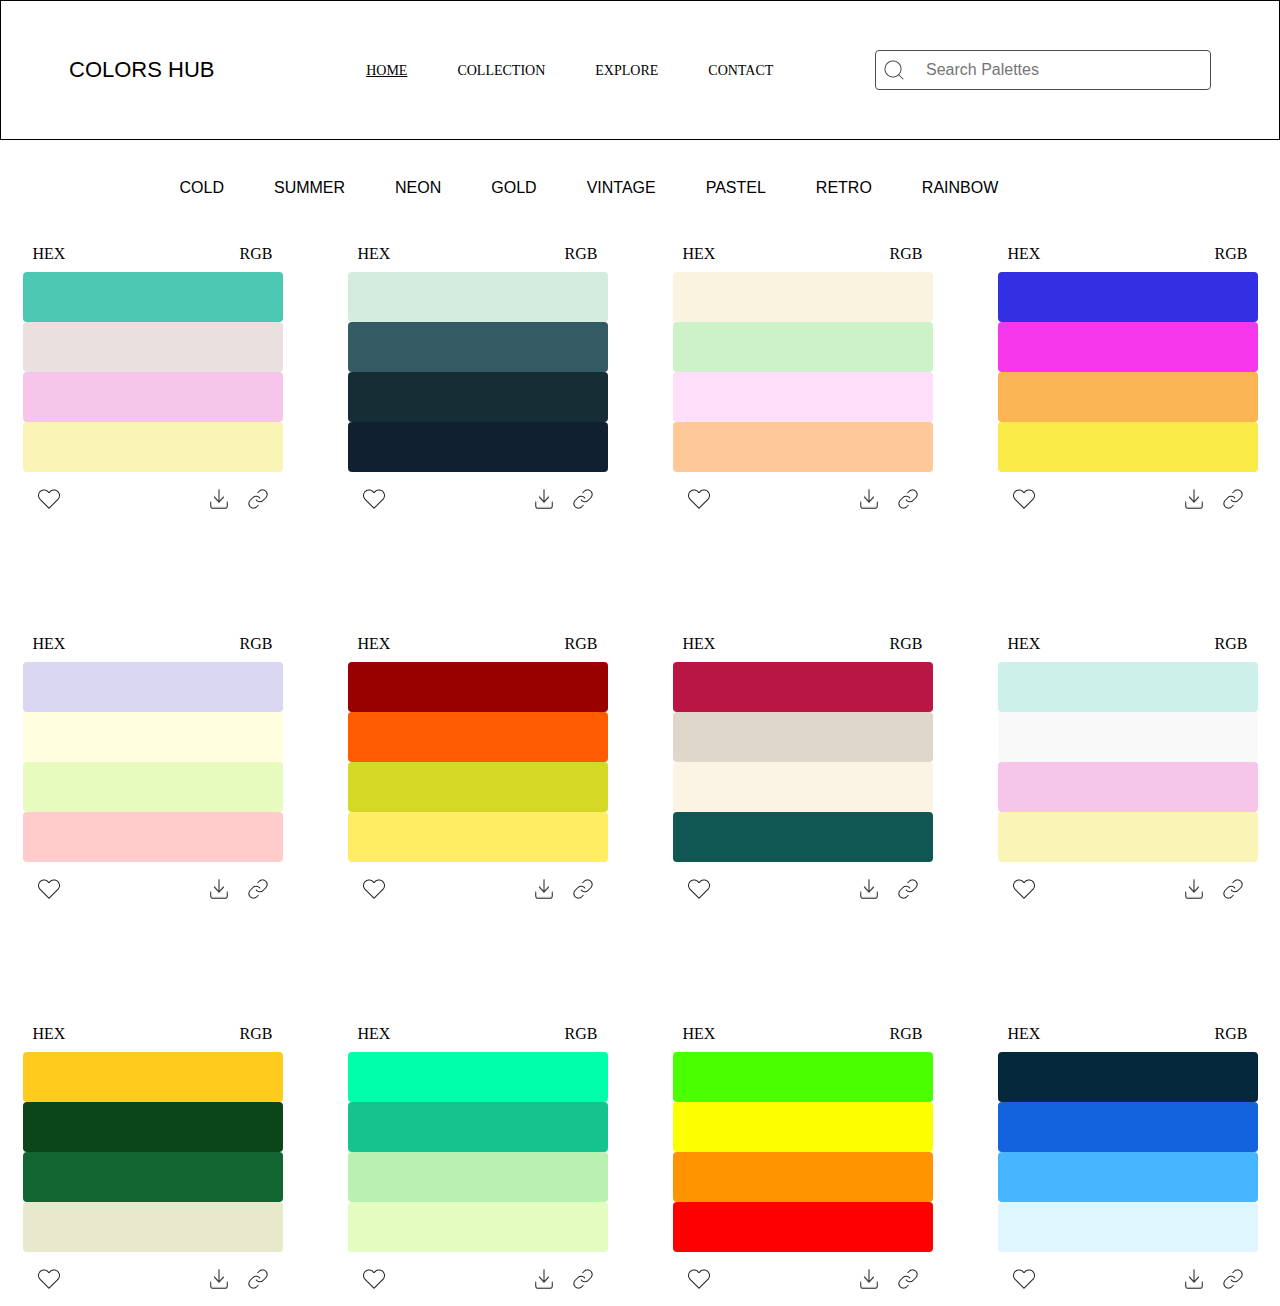
<file: index.html>
<!DOCTYPE html>
<html lang="en">
<head>
    <meta charset="UTF-8">
    <meta http-equiv="X-UA-Compatible" content="IE=edge">
    <meta name="viewport" content="width=device-width, initial-scale=1.0">
    <link rel="stylesheet" href="./static/css/reset.css">
    <link rel="stylesheet" href="./static/css/fonts.css">
    <link rel="stylesheet" href="./static/css/style.css">
    <title>home page</title>
</head>
<body>
    <header>
        <div class="header-container flex ">
            <div class="logo">
                <h2><a href="./index.html">COLORS HUB</a></h2>
            </div>
            <nav class="menu">
                <ul>
                    <li class="active"><a href="./index.html">Home</a></li>
                    <li><a href="./static/pages/collection.html">Collection</a></li>
                    <li><a href="#">Explore</a></li>
                    <li><a href="#">CONTACT</a></li>
                </ul>
            </nav>
            <div class="search-bar">
                <span><img src="./static/img/search.png" alt="search icon"></span>
                <input type="search" placeholder="Search Palettes">
            </div>
        </div>
    </header>
    <main class="main-container">
        <div class="main-nav">
            <nav>
                <ul>
                    <li><a href="">Cold</a></li>
                    <li><a href="">Summer</a></li>
                    <li><a href="">Neon</a></li>
                    <li><a href="">Gold</a></li>
                    <li><a href="">Vintage</a></li>
                    <li><a href="">Pastel</a></li>
                    <li><a href="">Retro</a></li>
                    <li><a href="">Rainbow</a></li>
                </ul>
            </nav>
        </div>
        <div class="main-box">
            <div class="big-box">
                <div class="color-code">
                    <h5>HEX</h5>
                    <h5>RGB</h5>
                </div>
                <div class="color">
                    <span>#CDF0EA</span>
                    <span>205, 240, 234</span>
                </div>
                <div class="color">
                    <span>#F9F9F9</span>
                    <span>249, 249, 249</span>
                </div>
                <div class="color">
                    <span>#F6C6EA</span>
                    <span>246, 198, 234</span>
                </div>
                <div class="color">
                    <span>#FAF4B7</span>
                    <span>250, 244, 183</span>
                </div>
                <div class="icons">
                    <div class="heart">
                            <img src="./static/img/heart.png">
                    </div>
                        <div class="right-icons">
                            <img src="./static/img/Download.png">
                            <img src="./static/img/Link.png">
                        </div>
                </div>
            </div>
            <div class="big-box">
                <div class="color-code">
                    <h5>HEX</h5>
                    <h5>RGB</h5>
                </div>
                <div class="color">
                    <span>#CDF0EA</span>
                    <span>205, 240, 234</span>
                </div>
                <div class="color">
                    <span>#F9F9F9</span>
                    <span>249, 249, 249</span>
                </div>
                <div class="color">
                    <span>#F6C6EA</span>
                    <span>246, 198, 234</span>
                </div>
                <div class="color">
                    <span>#FAF4B7</span>
                    <span>250, 244, 183</span>
                </div>
                <div class="icons">
                    <div class="heart">
                            <img src="./static/img/heart.png">
                    </div>
                        <div class="right-icons">
                            <img src="./static/img/Download.png">
                            <img src="./static/img/Link.png">
                        </div>
                </div>
            </div>
            <div class="big-box">
                <div class="color-code">
                    <h5>HEX</h5>
                    <h5>RGB</h5>
                </div>
                <div class="color">
                    <span>#CDF0EA</span>
                    <span>205, 240, 234</span>
                </div>
                <div class="color">
                    <span>#F9F9F9</span>
                    <span>249, 249, 249</span>
                </div>
                <div class="color">
                    <span>#F6C6EA</span>
                    <span>246, 198, 234</span>
                </div>
                <div class="color">
                    <span>#FAF4B7</span>
                    <span>250, 244, 183</span>
                </div>
                <div class="icons">
                    <div class="heart">
                            <img src="./static/img/heart.png">
                    </div>
                        <div class="right-icons">
                            <img src="./static/img/Download.png">
                            <img src="./static/img/Link.png">
                        </div>
                </div>
            </div>
            <div class="big-box">
                <div class="color-code">
                    <h5>HEX</h5>
                    <h5>RGB</h5>
                </div>
                <div class="color">
                    <span>#CDF0EA</span>
                    <span>205, 240, 234</span>
                </div>
                <div class="color">
                    <span>#F9F9F9</span>
                    <span>249, 249, 249</span>
                </div>
                <div class="color">
                    <span>#F6C6EA</span>
                    <span>246, 198, 234</span>
                </div>
                <div class="color">
                    <span>#FAEA48</span>
                    <span>250, 234, 72</span>
                </div>
                <div class="icons">
                    <div class="heart">
                            <img src="./static/img/heart.png">
                    </div>
                        <div class="right-icons">
                            <img src="./static/img/Download.png">
                            <img src="./static/img/Link.png">
                        </div>
                </div>
            </div>
            <div class="big-box">
                <div class="color-code">
                    <h5>HEX</h5>
                    <h5>RGB</h5>
                </div>
                <div class="color">
                    <span>#CDF0EA</span>
                    <span>205, 240, 234</span>
                </div>
                <div class="color">
                    <span>#F9F9F9</span>
                    <span>249, 249, 249</span>
                </div>
                <div class="color">
                    <span>#F6C6EA</span>
                    <span>246, 198, 234</span>
                </div>
                <div class="color">
                    <span>#FAF4B7</span>
                    <span>250, 244, 183</span>
                </div>
                <div class="icons">
                    <div class="heart">
                            <img src="./static/img/heart.png">
                    </div>
                        <div class="right-icons">
                            <img src="./static/img/Download.png">
                            <img src="./static/img/Link.png">
                        </div>
                </div>
            </div>
            <div class="big-box">
                <div class="color-code">
                    <h5>HEX</h5>
                    <h5>RGB</h5>
                </div>
                <div class="color">
                    <span>#CDF0EA</span>
                    <span>205, 240, 234</span>
                </div>
                <div class="color">
                    <span>#F9F9F9</span>
                    <span>249, 249, 249</span>
                </div>
                <div class="color">
                    <span>#F6C6EA</span>
                    <span>246, 198, 234</span>
                </div>
                <div class="color">
                    <span>#FAF4B7</span>
                    <span>250, 244, 183</span>
                </div>
                <div class="icons">
                    <div class="heart">
                            <img src="./static/img/heart.png">
                    </div>
                        <div class="right-icons">
                            <img src="./static/img/Download.png">
                            <img src="./static/img/Link.png">
                        </div>
                </div>
            </div>
            <div class="big-box">
                <div class="color-code">
                    <h5>HEX</h5>
                    <h5>RGB</h5>
                </div>
                <div class="color">
                    <span>#CDF0EA</span>
                    <span>205, 240, 234</span>
                </div>
                <div class="color">
                    <span>#F9F9F9</span>
                    <span>249, 249, 249</span>
                </div>
                <div class="color">
                    <span>#F6C6EA</span>
                    <span>246, 198, 234</span>
                </div>
                <div class="color">
                    <span>#FAF4B7</span>
                    <span>250, 244, 183</span>
                </div>
                <div class="icons">
                    <div class="heart">
                            <img src="./static/img/heart.png">
                    </div>
                        <div class="right-icons">
                            <img src="./static/img/Download.png">
                            <img src="./static/img/Link.png">
                        </div>
                </div>
            </div>
            <div class="big-box">
                <div class="color-code">
                    <h5>HEX</h5>
                    <h5>RGB</h5>
                </div>
                <div class="color">
                    <span>#CDF0EA</span>
                    <span>205, 240, 234</span>
                </div>
                <div class="color">
                    <span>#F9F9F9</span>
                    <span>249, 249, 249</span>
                </div>
                <div class="color">
                    <span>#F6C6EA</span>
                    <span>246, 198, 234</span>
                </div>
                <div class="color">
                    <span>#FAF4B7</span>
                    <span>250, 244, 183</span>
                </div>
                <div class="icons">
                    <div class="heart">
                            <img src="./static/img/heart.png">
                    </div>
                        <div class="right-icons">
                            <img src="./static/img/Download.png">
                            <img src="./static/img/Link.png">
                        </div>
                </div>
            </div>
            <div class="big-box">
                <div class="color-code">
                    <h5>HEX</h5>
                    <h5>RGB</h5>
                </div>
                <div class="color">
                    <span>#CDF0EA</span>
                    <span>205, 240, 234</span>
                </div>
                <div class="color">
                    <span>#F9F9F9</span>
                    <span>249, 249, 249</span>
                </div>
                <div class="color">
                    <span>#F6C6EA</span>
                    <span>246, 198, 234</span>
                </div>
                <div class="color">
                    <span>#FAF4B7</span>
                    <span>250, 244, 183</span>
                </div>
                <div class="icons">
                    <div class="heart">
                            <img src="./static/img/heart.png">
                    </div>
                        <div class="right-icons">
                            <img src="./static/img/Download.png">
                            <img src="./static/img/Link.png">
                        </div>
                </div>
            </div>
            <div class="big-box">
                <div class="color-code">
                    <h5>HEX</h5>
                    <h5>RGB</h5>
                </div>
                <div class="color">
                    <span>#CDF0EA</span>
                    <span>205, 240, 234</span>
                </div>
                <div class="color">
                    <span>#F9F9F9</span>
                    <span>249, 249, 249</span>
                </div>
                <div class="color">
                    <span>#F6C6EA</span>
                    <span>246, 198, 234</span>
                </div>
                <div class="color">
                    <span>#FAF4B7</span>
                    <span>250, 244, 183</span>
                </div>
                <div class="icons">
                    <div class="heart">
                            <img src="./static/img/heart.png">
                    </div>
                        <div class="right-icons">
                            <img src="./static/img/Download.png">
                            <img src="./static/img/Link.png">
                        </div>
                </div>
            </div>
            <div class="big-box">
                <div class="color-code">
                    <h5>HEX</h5>
                    <h5>RGB</h5>
                </div>
                <div class="color">
                    <span>#CDF0EA</span>
                    <span>205, 240, 234</span>
                </div>
                <div class="color">
                    <span>#F9F9F9</span>
                    <span>249, 249, 249</span>
                </div>
                <div class="color">
                    <span>#F6C6EA</span>
                    <span>246, 198, 234</span>
                </div>
                <div class="color">
                    <span>#FAF4B7</span>
                    <span>250, 244, 183</span>
                </div>
                <div class="icons">
                    <div class="heart">
                            <img src="./static/img/heart.png">
                    </div>
                        <div class="right-icons">
                            <img src="./static/img/Download.png">
                            <img src="./static/img/Link.png">
                        </div>
                </div>
            </div>
            <div class="big-box">
                <div class="color-code">
                    <h5>HEX</h5>
                    <h5>RGB</h5>
                </div>
                <div class="color">
                    <span>#CDF0EA</span>
                    <span>205, 240, 234</span>
                </div>
                <div class="color">
                    <span>#F9F9F9</span>
                    <span>249, 249, 249</span>
                </div>
                <div class="color">
                    <span>#F6C6EA</span>
                    <span>246, 198, 234</span>
                </div>
                <div class="color">
                    <span>#FAF4B7</span>
                    <span>250, 244, 183</span>
                </div>
                <div class="icons">
                    <div class="heart">
                            <img src="./static/img/heart.png">
                    </div>
                        <div class="right-icons">
                            <img src="./static/img/Download.png">
                            <img src="./static/img/Link.png">
                        </div>
                </div>
            </div>
        </div>
    </main>
</body>
</html>
</file>
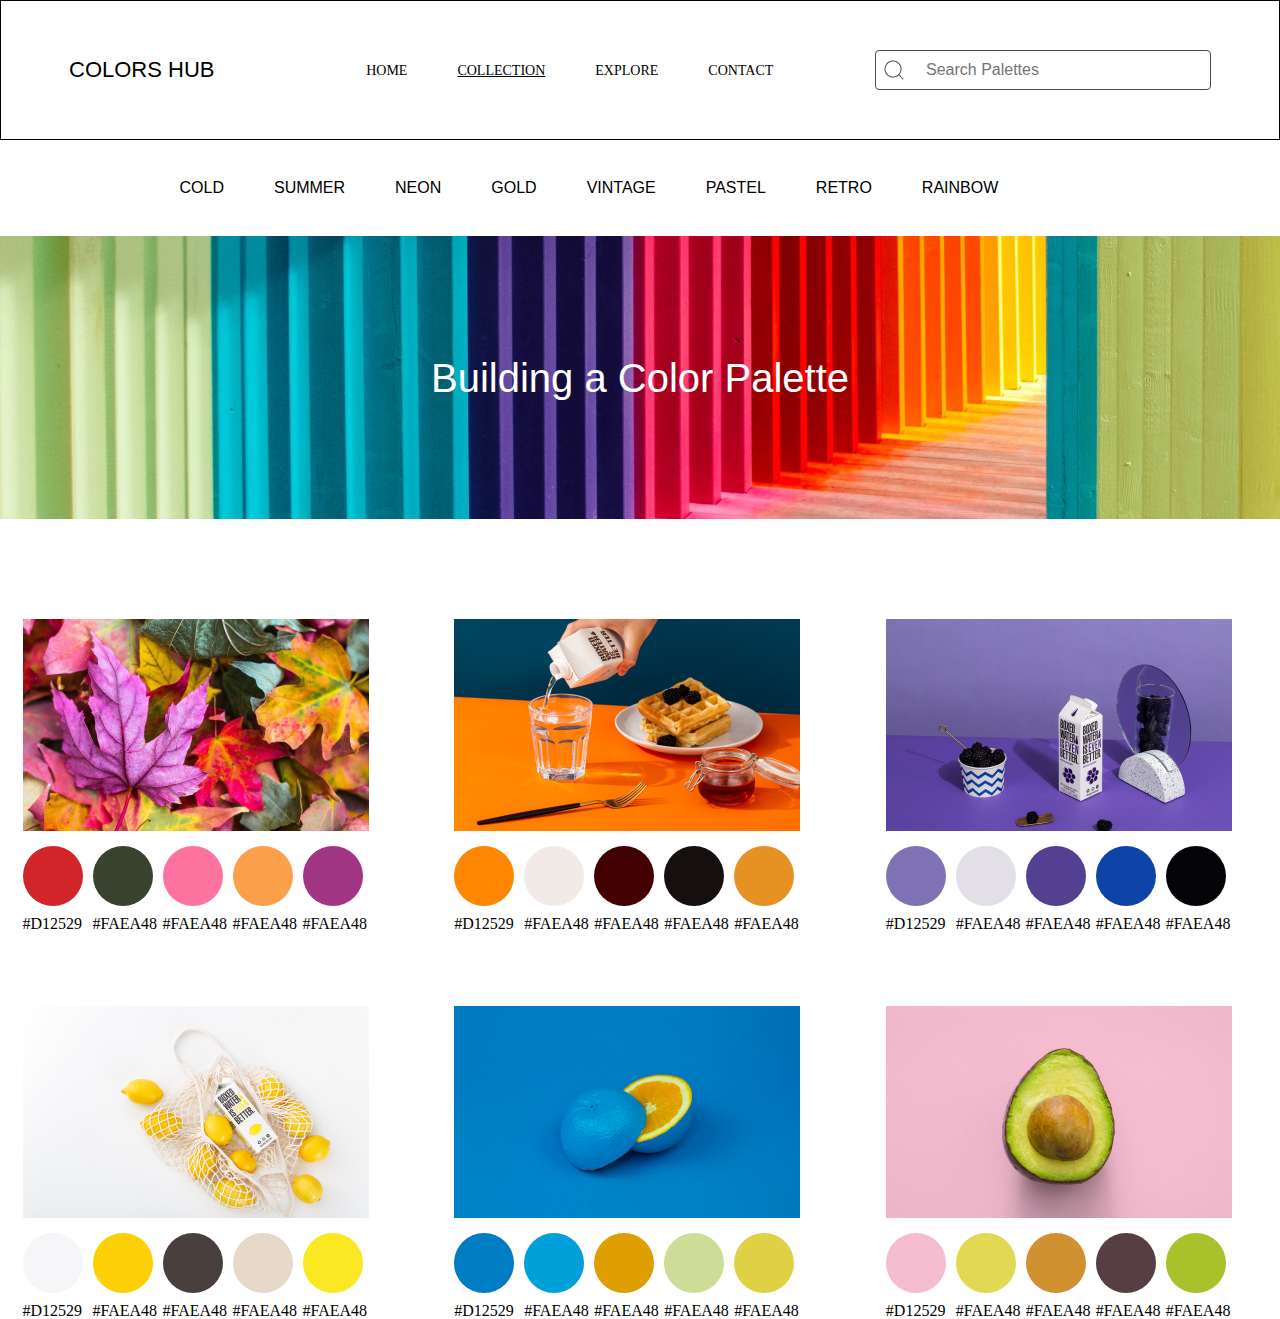
<file: static/pages/collection.html>
<!DOCTYPE html>
<html lang="en">
<head>
    <meta charset="UTF-8">
    <meta http-equiv="X-UA-Compatible" content="IE=edge">
    <meta name="viewport" content="width=device-width, initial-scale=1.0">
    <link rel="stylesheet" href="../css/reset.css">
    <link rel="stylesheet" href="../css/fonts.css">
    <link rel="stylesheet" href="../css/style.css">
    <title>collection page</title>
</head>
<body>
    <header>
        <div class="header-container flex ">
            <div class="logo">
                <h2><a href="../../index.html">COLORS HUB</a></h2>
            </div>
            <nav class="menu">
                <ul>
                    <li><a href="../../index.html">Home</a></li>
                    <li class="active"><a href="./collection.html">Collection</a></li>
                    <li><a href="#">Explore</a></li>
                    <li><a href="#">CONTACT</a></li>
                </ul>
            </nav>
            <div class="search-bar">
                <span><img src="../img/search.png" alt="search icon"></span>
                <input type="search" placeholder="Search Palettes">
            </div>
        </div>
    </header>
    <main>
        <div class="main-nav main-container">
            <nav>
                <ul>
                    <li><a href="">Cold</a></li>
                    <li><a href="">Summer</a></li>
                    <li><a href="">Neon</a></li>
                    <li><a href="">Gold</a></li>
                    <li><a href="">Vintage</a></li>
                    <li><a href="">Pastel</a></li>
                    <li><a href="">Retro</a></li>
                    <li><a href="">Rainbow</a></li>
                </ul>
            </nav>
        </div>
        <div class="ad-logo  ">
            <div class="text">
                
            <h2>Building a Color Palette</h2>
            </div>
                
            <img src="../img/Mask group.png" alt="ad image">
        </div>
        <div class="picture-box  main-container ">
            <div class="boxes">
                 <img src="../img/jeremy-thomas-O6N9RV2rzX8-unsplash 1.png" alt=""> 
                <div class="color-box">
                    <div class="colors">
                        <span>#D12529</span>
                    </div>
                    <div  class="colors">
                        <span>#FAEA48</span>
                    </div>
                    <div  class="colors">
                        <span>#FAEA48</span>
                    </div>
                    <div  class="colors">
                        <span>#FAEA48</span>
                    </div>
                    <div  class="colors">
                        <span>#FAEA48</span>
                    </div>
                </div>
            </div>
            <div class="boxes">
                <img src="../img/2.png" alt="">
                <div class="color-box">
                    <div class="colors">
                        <span>#D12529</span>
                    </div>
                    <div  class="colors">
                        <span>#FAEA48</span>
                    </div>
                    <div  class="colors">
                        <span>#FAEA48</span>
                    </div>
                    <div  class="colors">
                        <span>#FAEA48</span>
                    </div>
                    <div  class="colors">
                        <span>#FAEA48</span>
                    </div>
                </div>
            </div>
            <div class="boxes">
                <img src="../img/3.png" alt="">
                <div class="color-box">
                    <div class="colors">
                        <span>#D12529</span>
                    </div>
                    <div  class="colors">
                        <span>#FAEA48</span>
                    </div>
                    <div  class="colors">
                        <span>#FAEA48</span>
                    </div>
                    <div  class="colors">
                        <span>#FAEA48</span>
                    </div>
                    <div  class="colors">
                        <span>#FAEA48</span>
                    </div>
                </div>
            </div>
            <div class="boxes">
                <img src="../img/4 1.png" alt="">
                <div class="color-box">
                    <div class="colors">
                        <span>#D12529</span>
                    </div>
                    <div  class="colors">
                        <span>#FAEA48</span>
                    </div>
                    <div  class="colors">
                        <span>#FAEA48</span>
                    </div>
                    <div  class="colors">
                        <span>#FAEA48</span>
                    </div>
                    <div  class="colors">
                        <span>#FAEA48</span>
                    </div>
                </div>
            </div>
            <div class="boxes">
                <img src="../img/5.png" alt="">
                <div class="color-box">
                    <div class="colors">
                        <span>#D12529</span>
                    </div>
                    <div  class="colors">
                        <span>#FAEA48</span>
                    </div>
                    <div  class="colors">
                        <span>#FAEA48</span>
                    </div>
                    <div  class="colors">
                        <span>#FAEA48</span>
                    </div>
                    <div  class="colors">
                        <span>#FAEA48</span>
                    </div>
                </div>
            </div>
            <div class="boxes">
                <img src="../img/6.png" alt="">
                <div class="color-box">
                    <div class="colors">
                        <span>#D12529</span>
                    </div>
                    <div  class="colors">
                        <span>#FAEA48</span>
                    </div>
                    <div  class="colors">
                        <span>#FAEA48</span>
                    </div>
                    <div  class="colors">
                        <span>#FAEA48</span>
                    </div>
                    <div  class="colors">
                        <span>#FAEA48</span>
                    </div>
                </div>
            </div>
        </div>
    </main>
</body>
</html>
</file>
<file: static/css/fonts.css>
@font-face{
    font-family:"rufina-700", sans-serif;
    src:url("../fonts/Rufina-Bold.ttf");
}

@font-face{
    font-family:"RedHatDisplay-400", sans-serif;
    src:url("../fonts/RedHatDisplay-Regular.ttf");
}

@font-face{
    font-family:"RedHatDisplay-600", sans-serif;
    src:url("../fonts/RedHatDisplay-SemiBold.ttf");
}
</file>
<file: static/css/style.css>
.active{
    text-decoration-line: underline;
}
.flex{
    display: flex;
    justify-content: space-between;
    align-items: center;
}
/* header */

.header-container{
    padding: 49px 68px;
    border: 1px solid #000000;
}
.header-container .menu ul{
    display: flex;
}
nav ul li a{
    font-size: 14px;
    text-transform: uppercase;
    cursor: pointer;
    margin-left: 50px;
    color:#000000;
}
.search-bar {
    position: relative;
}
.header-container .search-bar span img{
    position: absolute;
    left: 7px;
    top: 8px;
    cursor: pointer;
}
.header-container .search-bar span img:hover{
    transform: scale(1.1);
}
input[type=search] {
    width: 336px;
    height: 40px;
    border: 1px solid #4B4B4B;
    border-radius: 4px;
    font-size: 16px;
    background-position: 10px 8px; 
    padding: 12px 0 12px 50px;
}
.logo h2 a{
    font-family:"rufina-700", sans-serif;
    font-size: 22px;
    color: #000000;
}
.logo h2 a:hover{
    color: #49e03b;
}
main .main-nav{
    margin: 0 auto;
}
main .main-nav ul {
    display: flex;
    margin: 0 auto;
    margin-left: 62px;
    padding: 40px 45px;
}
main .main-nav ul a{
    font-family:"RedHatDisplay-400", sans-serif;
    font-size: 16px;
    color: #000000;
    box-shadow: inset 0 0 0 0 #9bf589;
}
main .main-nav ul a:hover{
    color: #fff;
    box-shadow: inset 200px 0 0 0 #48cc2efd;;
}
.main-container{
    max-width: 1235px;
    margin: 0 auto;
}
.main-container .icons{
    display: flex;
    justify-content: space-between;
    padding: 17px 15px;
}
.main-container .icons .right-icons {
    display: flex;
    gap: 20px;
}
main .main-box {
    display: grid;
    grid-template-columns: 1fr 1fr 1fr 1fr; 
    column-gap: 65px;
    row-gap: 100px;
} 
.color-code{
    display: flex;
    justify-content:space-between;
    padding: 10px 10px;
}
main .main-box .big-box .color{
    border-radius: 4px;
    height: 50px;
    display: flex;
    justify-content: space-between;
    align-items: flex-end;
}
main .main-box .big-box .color:hover{
    transform: scale(1.01);
    box-shadow:  2px 2px 2px 2px #1e201e59;
}
main .main-box .big-box .color span{
    font-family:"RedHatDisplay-600", sans-serif;
    font-size: 12px;
    padding: 0 10px;
    border-radius: 10px 0px 4px;
    color: transparent;
}
main .main-box .big-box .color:hover  span{ 
    color: #FFFFFF;
    background: rgba(217, 217, 217, 0.705);
}
main .main-box .big-box:nth-child(1) .color:nth-child(2){
    background:#4cc7b2;
}
main .main-box .big-box:nth-child(1) .color:nth-child(3){
    background: #ebe0e0;
}
main .main-box .big-box:nth-child(1) .color:nth-child(4){
    background: #F6C6EA;
}
main .main-box .big-box:nth-child(1) .color:nth-child(5){
    background: #FAF4B7;
}
main .main-box .big-box:nth-child(2) .color:nth-child(2){
    background:#D4ECDD;
}
main .main-box .big-box:nth-child(2) .color:nth-child(3){
    background: #345B63;
}
main .main-box .big-box:nth-child(2) .color:nth-child(4){
    background: #152D35;
}
main .main-box .big-box:nth-child(2) .color:nth-child(5){
    background:  #112031;
}
main .main-box .big-box:nth-child(3) .color:nth-child(2){
    background: #F9F3DF;
}
main .main-box .big-box:nth-child(3) .color:nth-child(3){
    background:  #CDF2CA;
 }
 main .main-box .big-box:nth-child(3) .color:nth-child(4){
    background: #FFDEFA;
 }
 main .main-box .big-box:nth-child(3) .color:nth-child(5){
    background:  #FFC898;
 }
 main .main-box .big-box:nth-child(4) .color:nth-child(2){
    background: #3330E4;
}
main .main-box .big-box:nth-child(4) .color:nth-child(3){
   background:  #F637EC;
}
main .main-box .big-box:nth-child(4) .color:nth-child(4){
    background: #FBB454;
 }
 main .main-box .big-box:nth-child(4) .color:nth-child(5){
    background:  #FAEA48;
 }
main .main-box .big-box:nth-child(5) .color:nth-child(2){
    background: #D9D7F1;
}
main .main-box .big-box:nth-child(5) .color:nth-child(3){
   background:  #FFFDDE;
}
main .main-box .big-box:nth-child(5) .color:nth-child(4){
    background: #E7FBBE;
 }
 main .main-box .big-box:nth-child(5) .color:nth-child(5){
    background:  #FFCBCB;
 }
main .main-box .big-box:nth-child(6) .color:nth-child(2){
    background: #990000;
}
main .main-box .big-box:nth-child(6) .color:nth-child(3){
   background:  #FF5B00;
}
main .main-box .big-box:nth-child(6) .color:nth-child(4){
    background:  #D4D925;
 }
 main .main-box .big-box:nth-child(6) .color:nth-child(5){
    background:  #FFEE63;
 }
main .main-box .big-box:nth-child(7) .color:nth-child(2){
    background: #B91646;
}
main .main-box .big-box:nth-child(7) .color:nth-child(3){
   background:  #DFD8CA;
}
main .main-box .big-box:nth-child(7) .color:nth-child(4){
    background:  #FBF3E4;
 }
 main .main-box .big-box:nth-child(7) .color:nth-child(5){
    background:  #105652;
 }
main .main-box .big-box:nth-child(8) .color:nth-child(2){
    background: #CDF0EA;
}
main .main-box .big-box:nth-child(8) .color:nth-child(3){
   background:  #F9F9F9;
}
main .main-box .big-box:nth-child(8) .color:nth-child(4){
    background:  #F6C6EA;
 }
 main .main-box .big-box:nth-child(8) .color:nth-child(5){
    background:  #FAF4B7;
 }
main .main-box .big-box:nth-child(9) .color:nth-child(2){
    background: #FFCC1D;
}
main .main-box .big-box:nth-child(9) .color:nth-child(3){
   background:  #0B4619;
}
main .main-box .big-box:nth-child(9) .color:nth-child(4){
    background:  #116530;
 }
 main .main-box .big-box:nth-child(9) .color:nth-child(5){
    background:  #E8E8CC;
 }
main .main-box .big-box:nth-child(10) .color:nth-child(2){
    background: #00FFAB;
}
main .main-box .big-box:nth-child(10) .color:nth-child(3){
   background:  #14C38E;
}
main .main-box .big-box:nth-child(10) .color:nth-child(4){
    background:  #B8F1B0;
 }
 main .main-box .big-box:nth-child(10) .color:nth-child(5){
    background:  #E3FCBF;
 }
 main .main-box .big-box:nth-child(11) .color:nth-child(2){
    background: #49FF00;
}
main .main-box .big-box:nth-child(11) .color:nth-child(3){
   background:  #FBFF00;
}
main .main-box .big-box:nth-child(11) .color:nth-child(4){
    background:  #FF9300;
 }
 main .main-box .big-box:nth-child(11) .color:nth-child(5){
    background:  #FF0000;
 }
 main .main-box .big-box:nth-child(12) .color:nth-child(2){
    background: #06283D;
}
main .main-box .big-box:nth-child(12) .color:nth-child(3){
   background:   #1363DF;
}
main .main-box .big-box:nth-child(12) .color:nth-child(4){
    background:   #47B5FF;
 }
 main .main-box .big-box:nth-child(12) .color:nth-child(5){
    background:  #DFF6FF;
 }
 .ad-logo{
    position: relative;
 }
 .ad-logo img{
    max-width: 1440px;
    margin: 0 auto;
 }
 .ad-logo h2{
    position: absolute;
    top: 50%;
    left:50%;
    transform: translate(-50%, -50%);
    font-family:"RedHatDisplay-600", sans-serif;
    font-size: 40px;
    color: #FFFFFF;
 }
 .ad-logo:hover{
    opacity: 0.6;
 }
/* collection */
.picture-box {
    margin-top: 100px;
    display: grid;
    grid-template-columns: 1fr 1fr 1fr;
    gap: 60px;
    row-gap: 100px;
}
.picture-box .boxes .color-box{
    display: flex;
}
.picture-box .boxes img{
    transition: .1s ease-in-out;
    cursor: pointer;
}
.picture-box .boxes img:hover{
    box-shadow: 4px 6px 20px #4cc7b2;
    transform: scale(1);
}
.picture-box .boxes .color-box .colors{
    width: 60px;
    height: 60px;
    border-radius: 50%;
    margin: 15px 10px 0 0;
    position: relative;
    transition: .1s ease-in-out;
    cursor: pointer;
}
.picture-box .boxes .color-box .colors:hover{
    transform: scale(1.1);
    filter: drop-shadow( 10px 20px 20px #4cc7b2);
}
.picture-box .boxes .color-box .colors span{
    position: absolute;
    top: 70px;
    
}
.picture-box .boxes:nth-child(1) .colors:nth-child(1){
    background-color: #D12529;
}
.picture-box .boxes:nth-child(1) .colors:nth-child(2){
    background-color: #394430;
}
.picture-box .boxes:nth-child(1) .colors:nth-child(3){
    background-color: #FC739F;
}
.picture-box .boxes:nth-child(1) .colors:nth-child(4){
    background-color: #FA9F4A;
}
.picture-box .boxes:nth-child(1) .colors:nth-child(5){
    background-color: #A13583;
}
.picture-box .boxes:nth-child(2) .colors:nth-child(1){
    background-color: #FF8601;
}
.picture-box .boxes:nth-child(2) .colors:nth-child(2){
    background-color: #F2EAE7;
}
.picture-box .boxes:nth-child(2) .colors:nth-child(3){
    background-color:#430001;
}
.picture-box .boxes:nth-child(2) .colors:nth-child(4){
    background-color: #15100F;
}
.picture-box .boxes:nth-child(2) .colors:nth-child(5){
    background-color: #E59222;
}
.picture-box .boxes:nth-child(3) .colors:nth-child(1){
    background-color: #7F73B5;
}
.picture-box .boxes:nth-child(3) .colors:nth-child(2){
    background-color:  #E2DFE6;
}
.picture-box .boxes:nth-child(3) .colors:nth-child(3){
    background-color:   #534090;
}
.picture-box .boxes:nth-child(3) .colors:nth-child(4){
    background-color:  #0E44A7;
}
.picture-box .boxes:nth-child(3) .colors:nth-child(5){
    background-color:  #050408;
}
.picture-box .boxes:nth-child(4) .colors:nth-child(1){
    background-color: #F6F6F8;
}
.picture-box .boxes:nth-child(4) .colors:nth-child(2){
    background-color: #FDCF05;
}
.picture-box .boxes:nth-child(4) .colors:nth-child(3){
    background-color:  #49403E;
}
.picture-box .boxes:nth-child(4) .colors:nth-child(4){
    background-color:  #E6D9C9;
}
.picture-box .boxes:nth-child(4) .colors:nth-child(5){
    background-color: #F9E822;
}
.picture-box .boxes:nth-child(5) .colors:nth-child(1){
    background-color:  #007CC2;
}
.picture-box .boxes:nth-child(5) .colors:nth-child(2){
    background-color:  #01A0D9;
}
.picture-box .boxes:nth-child(5) .colors:nth-child(3){
    background-color: #DE9E00;
}
.picture-box .boxes:nth-child(5) .colors:nth-child(4){
    background-color: #CDDD97;
}
.picture-box .boxes:nth-child(5) .colors:nth-child(5){
    background-color:#DFD046;
}
.picture-box .boxes:nth-child(6) .colors:nth-child(1){
    background-color: #F5BCCF;
}
.picture-box .boxes:nth-child(6) .colors:nth-child(2){
    background-color:#E1D953;
}
.picture-box .boxes:nth-child(6) .colors:nth-child(3){
    background-color:#D09231;
}
.picture-box .boxes:nth-child(6) .colors:nth-child(4){
    background-color:#563E43;
}
.picture-box .boxes:nth-child(6) .colors:nth-child(5){
    background-color: #A9C12A;
}
</file>
